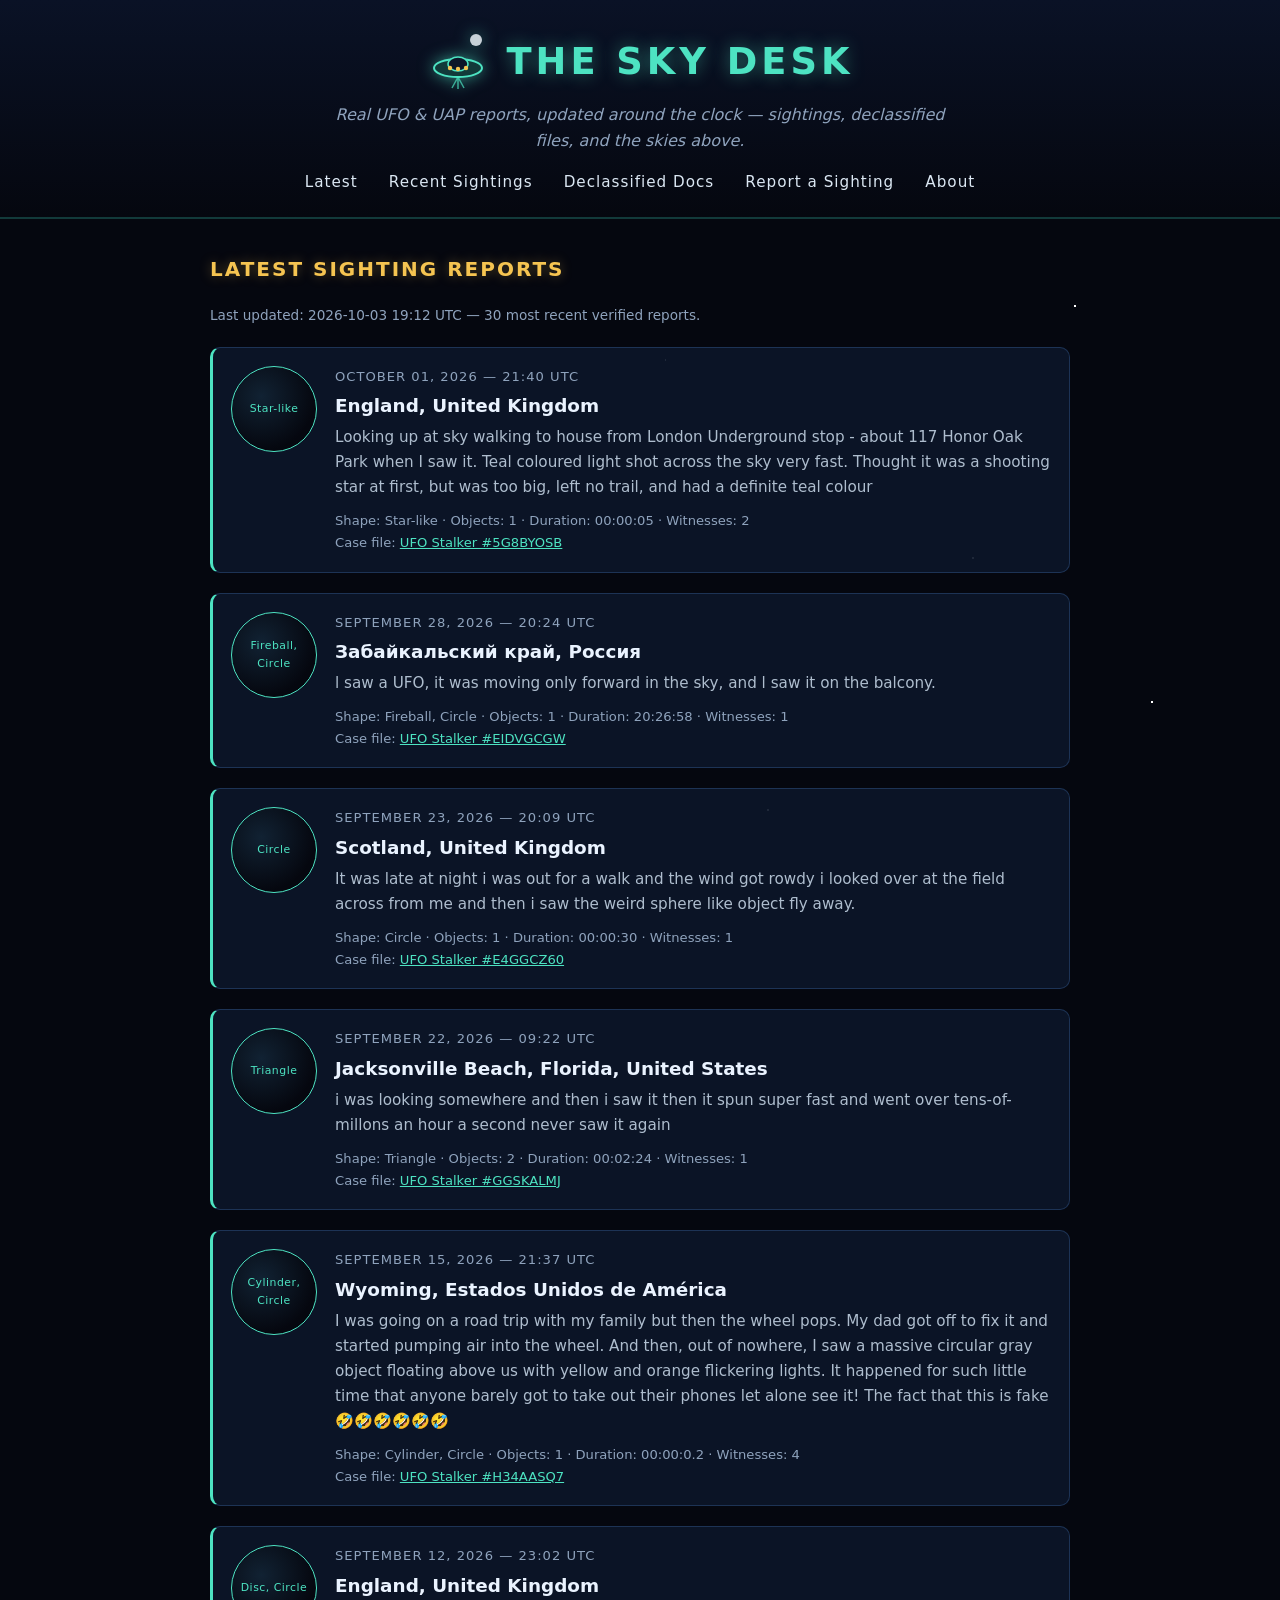
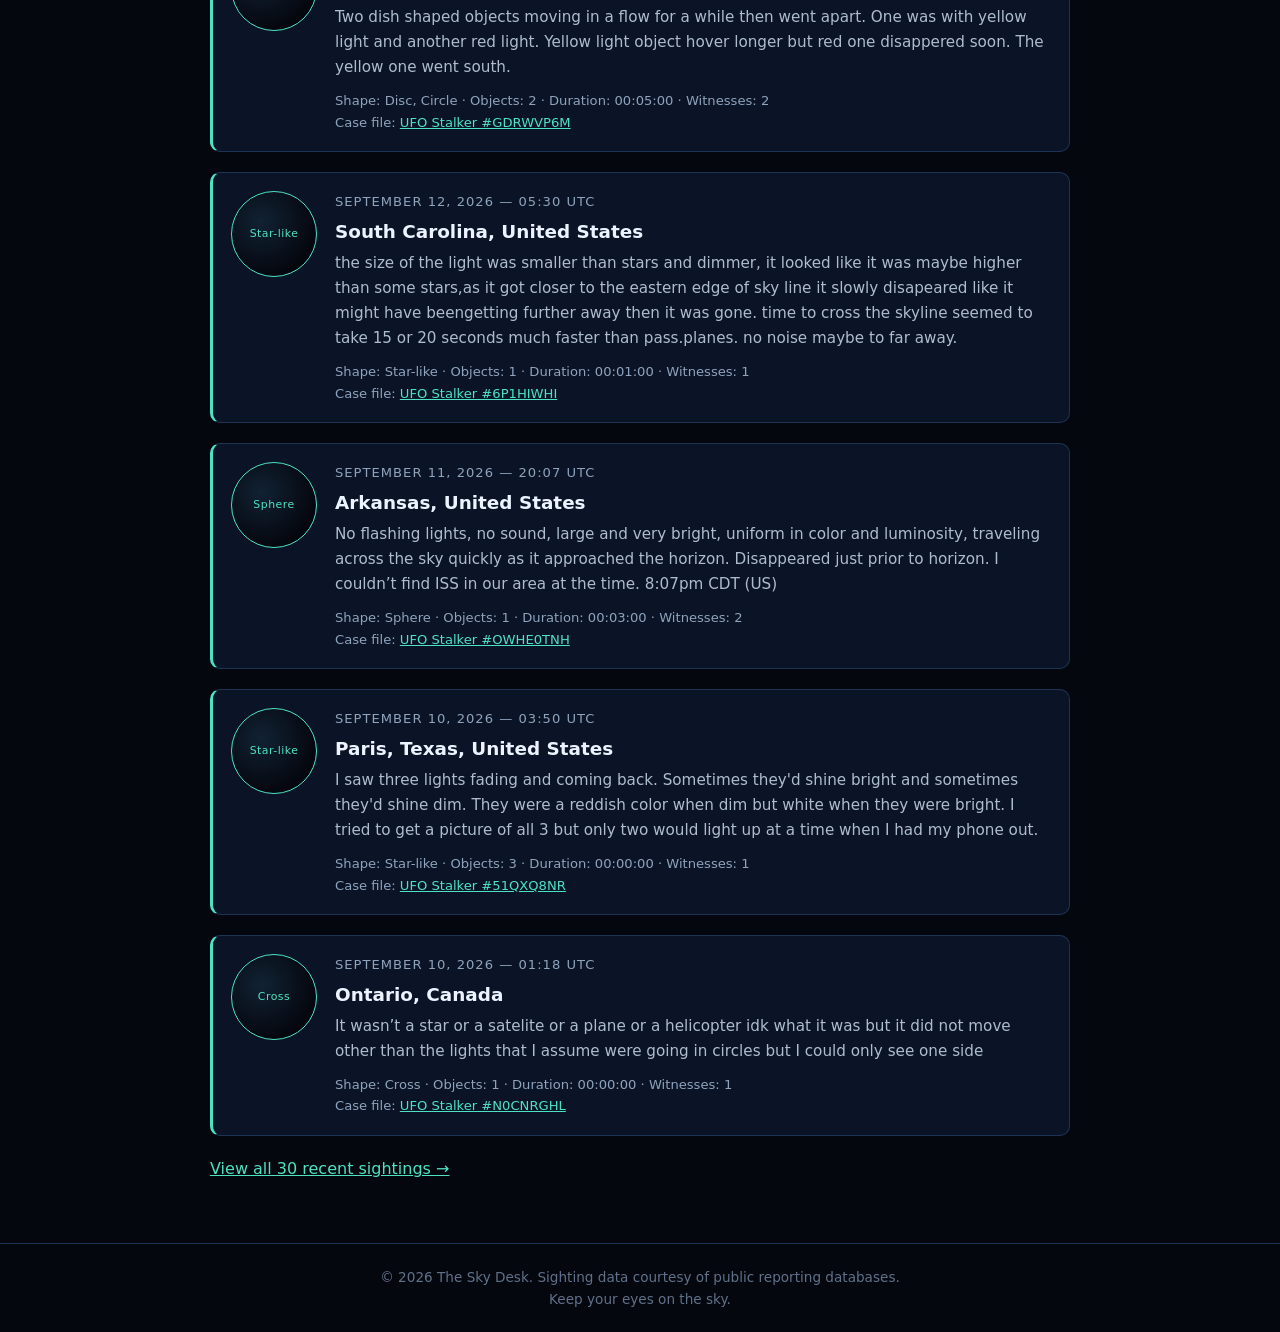
<file: index.html>
<!DOCTYPE html>
<html lang="en">
<head>
<meta charset="utf-8">
<meta name="viewport" content="width=device-width,initial-scale=1">
<title>Latest Sightings &mdash; The Sky Desk</title>
<link rel="stylesheet" href="assets/css/style.css">
</head>
<body>
<header class="top">
<!-- AD SLOT: leaderboard -->
<div class="brand">
<svg viewBox="0 0 64 64" aria-hidden="true">
<circle cx="50" cy="10" r="6" fill="#e8eef5" opacity="0.85"/>
<ellipse cx="32" cy="38" rx="24" ry="9" fill="#123a3a" stroke="#4de3c2" stroke-width="2"/>
<ellipse cx="32" cy="34" rx="10" ry="7" fill="#0d1629" stroke="#4de3c2" stroke-width="1.5"/>
<circle cx="24" cy="38" r="2.2" fill="#f5c451"/><circle cx="32" cy="39" r="2.2" fill="#f5c451"/><circle cx="40" cy="38" r="2.2" fill="#f5c451"/>
<path d="M32 47 L26 58 M32 47 L32 59 M32 47 L38 58" stroke="#4de3c2" stroke-width="1.5" opacity="0.7"/>
</svg>
<h1>THE SKY DESK</h1>
</div>
<p class="tagline">Real UFO &amp; UAP reports, updated around the clock &mdash; sightings, declassified files, and the skies above.</p>
<nav><a href="index.html">Latest</a> <a href="sightings.html">Recent Sightings</a> <a href="declassified.html">Declassified Docs</a> <a href="report.html">Report a Sighting</a> <a href="about.html">About</a></nav>
</header>
<main><h2 class='section'>LATEST SIGHTING REPORTS</h2>
<p class="updated">Last updated: 2026-10-03 19:12 UTC &mdash; 30 most recent verified reports.</p><!-- AD SLOT: feed-top -->
<div class="feed-card">
<div class="shape-badge">Star-like</div>
<div class="txt">
<p class="date">October 01, 2026 &mdash; 21:40 UTC</p>
<h3>England, United Kingdom</h3>
<p class="sum">Looking up at sky walking to house from London Underground stop - about 117 Honor Oak Park when I saw it. Teal coloured light shot across the sky very fast. Thought it was a shooting star at first, but was too big, left no trail, and had a definite teal colour</p>
<p class="meta">Shape: Star-like &middot; Objects: 1 &middot; Duration: 00:00:05 &middot; Witnesses: 2<br>Case file: <a href="https://ufostalker.com/sighting/5G8BYOSB">UFO Stalker #5G8BYOSB</a></p>
</div></div>
<div class="feed-card">
<div class="shape-badge">Fireball,  Circle</div>
<div class="txt">
<p class="date">September 28, 2026 &mdash; 20:24 UTC</p>
<h3>Забайкальский край, Россия</h3>
<p class="sum">l saw a UFO, it was moving only forward in the sky, and l saw it on the balcony.</p>
<p class="meta">Shape: Fireball,  Circle &middot; Objects: 1 &middot; Duration: 20:26:58 &middot; Witnesses: 1<br>Case file: <a href="https://ufostalker.com/sighting/EIDVGCGW">UFO Stalker #EIDVGCGW</a></p>
</div></div>
<div class="feed-card">
<div class="shape-badge">Circle</div>
<div class="txt">
<p class="date">September 23, 2026 &mdash; 20:09 UTC</p>
<h3>Scotland, United Kingdom</h3>
<p class="sum">It was late at night i was out for a walk and the wind got rowdy i looked over at the field across from me and then i saw the weird sphere like object fly away.</p>
<p class="meta">Shape: Circle &middot; Objects: 1 &middot; Duration: 00:00:30 &middot; Witnesses: 1<br>Case file: <a href="https://ufostalker.com/sighting/E4GGCZ60">UFO Stalker #E4GGCZ60</a></p>
</div></div>
<div class="feed-card">
<div class="shape-badge">Triangle</div>
<div class="txt">
<p class="date">September 22, 2026 &mdash; 09:22 UTC</p>
<h3>Jacksonville Beach, Florida, United States</h3>
<p class="sum">i was looking somewhere and then i saw it then it spun super fast and went over tens-of-millons an hour a second never saw it again</p>
<p class="meta">Shape: Triangle &middot; Objects: 2 &middot; Duration: 00:02:24 &middot; Witnesses: 1<br>Case file: <a href="https://ufostalker.com/sighting/GGSKALMJ">UFO Stalker #GGSKALMJ</a></p>
</div></div>
<div class="feed-card">
<div class="shape-badge">Cylinder,  Circle</div>
<div class="txt">
<p class="date">September 15, 2026 &mdash; 21:37 UTC</p>
<h3>Wyoming, Estados Unidos de América</h3>
<p class="sum">I was going on a road trip with my family but then the wheel pops. My dad got off to fix it and started pumping air into the wheel. And then, out of nowhere, I saw a massive circular gray object floating above us with yellow and orange flickering lights. It happened for such little time that anyone barely got to take out their phones let alone see it! The fact that this is fake 🤣🤣🤣🤣🤣🤣</p>
<p class="meta">Shape: Cylinder,  Circle &middot; Objects: 1 &middot; Duration: 00:00:0.2 &middot; Witnesses: 4<br>Case file: <a href="https://ufostalker.com/sighting/H34AASQ7">UFO Stalker #H34AASQ7</a></p>
</div></div>
<div class="feed-card">
<div class="shape-badge">Disc,  Circle</div>
<div class="txt">
<p class="date">September 12, 2026 &mdash; 23:02 UTC</p>
<h3>England, United Kingdom</h3>
<p class="sum">Two dish shaped objects moving in a flow for a while then went apart. One was with yellow light and another red light. Yellow light object hover longer but red one disappered soon. The yellow one went south.</p>
<p class="meta">Shape: Disc,  Circle &middot; Objects: 2 &middot; Duration: 00:05:00 &middot; Witnesses: 2<br>Case file: <a href="https://ufostalker.com/sighting/GDRWVP6M">UFO Stalker #GDRWVP6M</a></p>
</div></div>
<div class="feed-card">
<div class="shape-badge">Star-like</div>
<div class="txt">
<p class="date">September 12, 2026 &mdash; 05:30 UTC</p>
<h3>South Carolina, United States</h3>
<p class="sum">the size of the light was smaller than stars and dimmer, it looked like it was maybe higher than some stars,as it got closer to the eastern edge of sky line it slowly disapeared like it might have beengetting further away then it was gone. time to cross the skyline seemed to take 15 or 20 seconds much faster than pass.planes. no noise maybe to far away.</p>
<p class="meta">Shape: Star-like &middot; Objects: 1 &middot; Duration: 00:01:00 &middot; Witnesses: 1<br>Case file: <a href="https://ufostalker.com/sighting/6P1HIWHI">UFO Stalker #6P1HIWHI</a></p>
</div></div>
<div class="feed-card">
<div class="shape-badge">Sphere</div>
<div class="txt">
<p class="date">September 11, 2026 &mdash; 20:07 UTC</p>
<h3>Arkansas, United States</h3>
<p class="sum">No flashing lights, no sound, large and very bright, uniform in color and luminosity, traveling across the sky quickly as it approached the horizon.
Disappeared just prior to horizon.
I couldn’t find ISS in our area at the time.
8:07pm CDT (US)</p>
<p class="meta">Shape: Sphere &middot; Objects: 1 &middot; Duration: 00:03:00 &middot; Witnesses: 2<br>Case file: <a href="https://ufostalker.com/sighting/OWHE0TNH">UFO Stalker #OWHE0TNH</a></p>
</div></div>
<div class="feed-card">
<div class="shape-badge">Star-like</div>
<div class="txt">
<p class="date">September 10, 2026 &mdash; 03:50 UTC</p>
<h3>Paris, Texas, United States</h3>
<p class="sum">I saw three lights fading and coming back. Sometimes they&#x27;d shine bright and sometimes they&#x27;d shine dim. They were a reddish color when dim but white when they were bright. I tried to get a picture of all 3 but only two would light up at a time when I had my phone out.</p>
<p class="meta">Shape: Star-like &middot; Objects: 3 &middot; Duration: 00:00:00 &middot; Witnesses: 1<br>Case file: <a href="https://ufostalker.com/sighting/51QXQ8NR">UFO Stalker #51QXQ8NR</a></p>
</div></div>
<div class="feed-card">
<div class="shape-badge">Cross</div>
<div class="txt">
<p class="date">September 10, 2026 &mdash; 01:18 UTC</p>
<h3>Ontario, Canada</h3>
<p class="sum">It wasn’t a star or a satelite or a plane or a helicopter idk what it was but it did not move other than the lights that I assume were going in circles but I could only see one side</p>
<p class="meta">Shape: Cross &middot; Objects: 1 &middot; Duration: 00:00:00 &middot; Witnesses: 1<br>Case file: <a href="https://ufostalker.com/sighting/N0CNRGHL">UFO Stalker #N0CNRGHL</a></p>
</div></div>
<!-- AD SLOT: feed-bottom -->
<p style="margin-top:18px"><a href="sightings.html">View all 30 recent sightings &rarr;</a></p></main>
<footer>
<!-- AD SLOT: footer -->
<p>&copy; 2026 The Sky Desk. Sighting data courtesy of public reporting databases.</p>
<p>Keep your eyes on the sky.</p>
</footer>
</body>
</html>
</file>
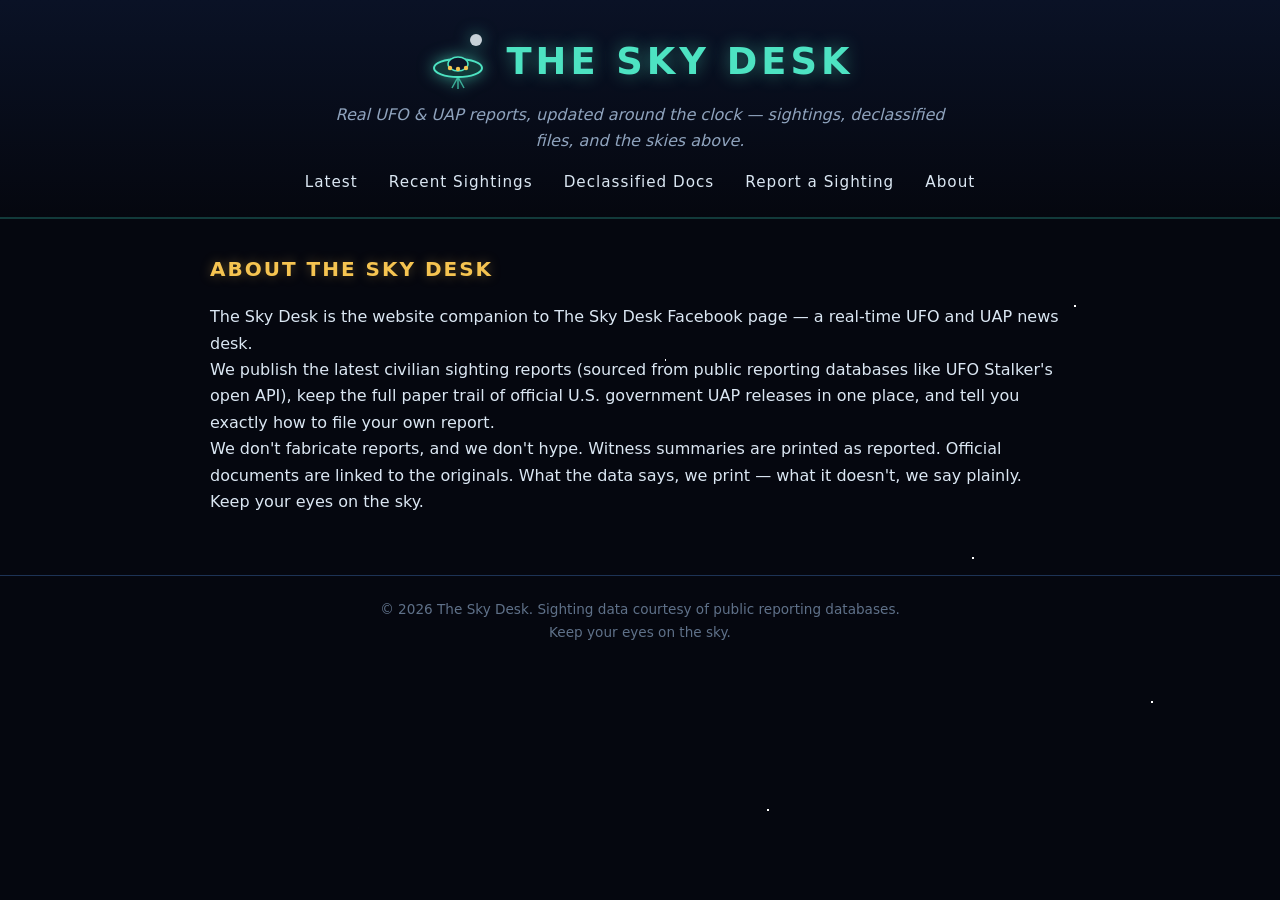
<file: about.html>
<!DOCTYPE html>
<html lang="en">
<head>
<meta charset="utf-8">
<meta name="viewport" content="width=device-width,initial-scale=1">
<title>About &mdash; The Sky Desk</title>
<link rel="stylesheet" href="assets/css/style.css">
</head>
<body>
<header class="top">
<!-- AD SLOT: leaderboard -->
<div class="brand">
<svg viewBox="0 0 64 64" aria-hidden="true">
<circle cx="50" cy="10" r="6" fill="#e8eef5" opacity="0.85"/>
<ellipse cx="32" cy="38" rx="24" ry="9" fill="#123a3a" stroke="#4de3c2" stroke-width="2"/>
<ellipse cx="32" cy="34" rx="10" ry="7" fill="#0d1629" stroke="#4de3c2" stroke-width="1.5"/>
<circle cx="24" cy="38" r="2.2" fill="#f5c451"/><circle cx="32" cy="39" r="2.2" fill="#f5c451"/><circle cx="40" cy="38" r="2.2" fill="#f5c451"/>
<path d="M32 47 L26 58 M32 47 L32 59 M32 47 L38 58" stroke="#4de3c2" stroke-width="1.5" opacity="0.7"/>
</svg>
<h1>THE SKY DESK</h1>
</div>
<p class="tagline">Real UFO &amp; UAP reports, updated around the clock &mdash; sightings, declassified files, and the skies above.</p>
<nav><a href="index.html">Latest</a> <a href="sightings.html">Recent Sightings</a> <a href="declassified.html">Declassified Docs</a> <a href="report.html">Report a Sighting</a> <a href="about.html">About</a></nav>
</header>
<main><h2 class='section'>ABOUT THE SKY DESK</h2><p>The Sky Desk is the website companion to The Sky Desk Facebook page — a real-time UFO and UAP news desk.</p><p>We publish the latest civilian sighting reports (sourced from public reporting databases like UFO Stalker&#x27;s open API), keep the full paper trail of official U.S. government UAP releases in one place, and tell you exactly how to file your own report.</p><p>We don&#x27;t fabricate reports, and we don&#x27;t hype. Witness summaries are printed as reported. Official documents are linked to the originals. What the data says, we print — what it doesn&#x27;t, we say plainly.</p><p>Keep your eyes on the sky.
</p></main>
<footer>
<!-- AD SLOT: footer -->
<p>&copy; 2026 The Sky Desk. Sighting data courtesy of public reporting databases.</p>
<p>Keep your eyes on the sky.</p>
</footer>
</body>
</html>
</file>
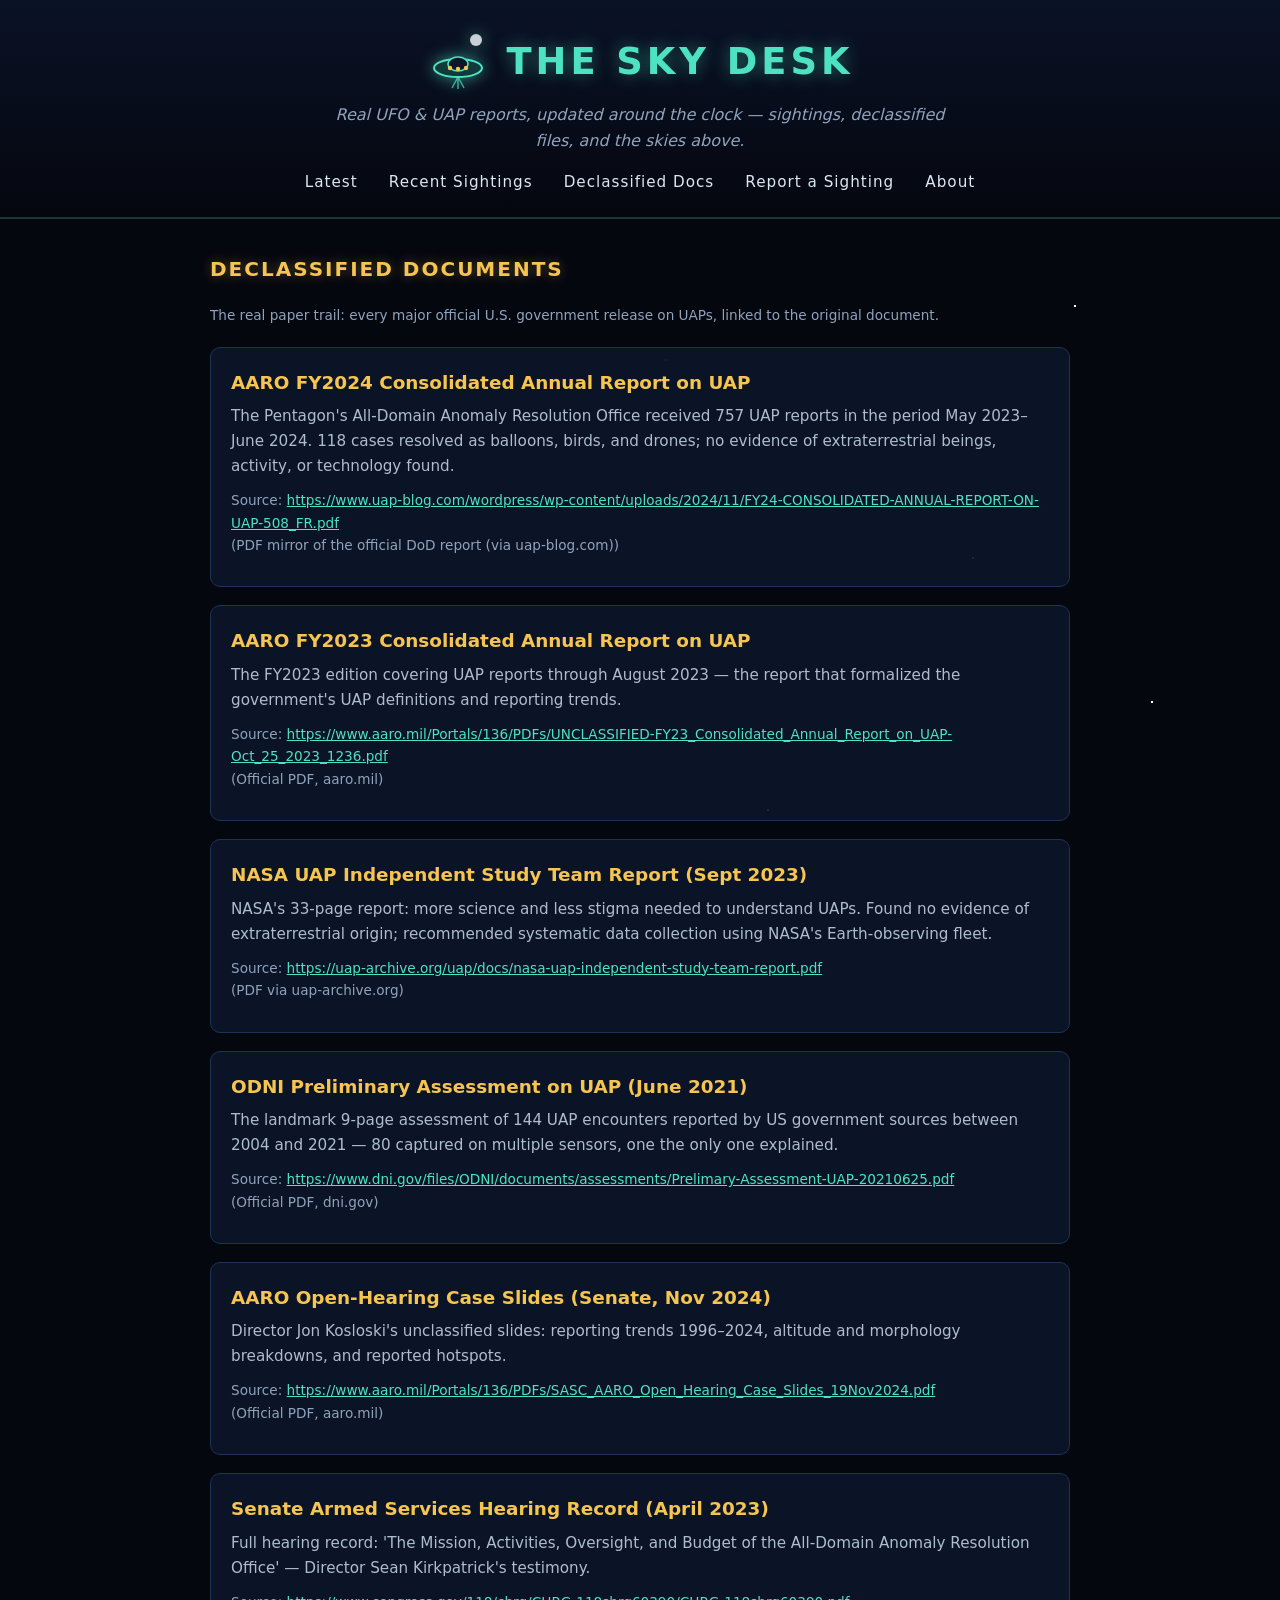
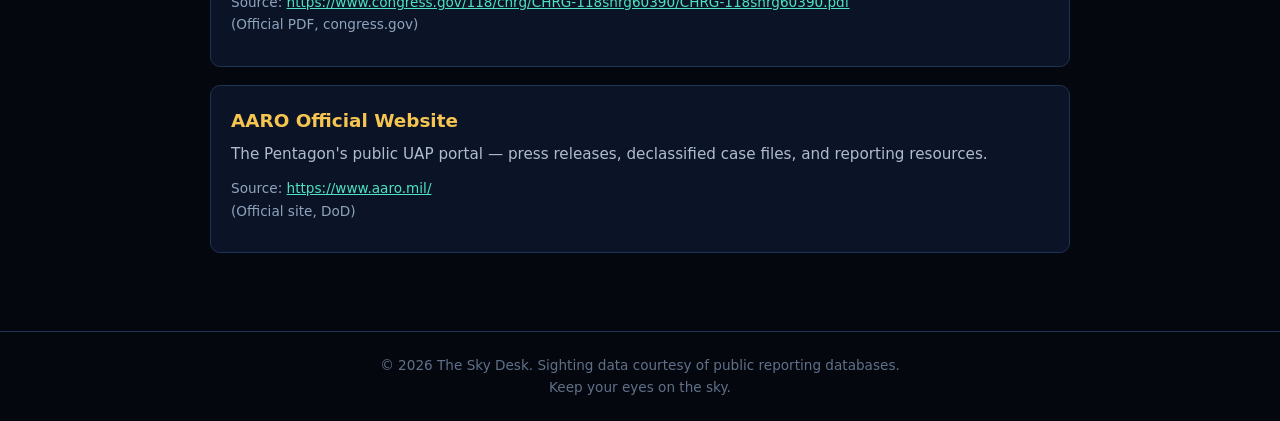
<file: declassified.html>
<!DOCTYPE html>
<html lang="en">
<head>
<meta charset="utf-8">
<meta name="viewport" content="width=device-width,initial-scale=1">
<title>Declassified Documents &mdash; The Sky Desk</title>
<link rel="stylesheet" href="assets/css/style.css">
</head>
<body>
<header class="top">
<!-- AD SLOT: leaderboard -->
<div class="brand">
<svg viewBox="0 0 64 64" aria-hidden="true">
<circle cx="50" cy="10" r="6" fill="#e8eef5" opacity="0.85"/>
<ellipse cx="32" cy="38" rx="24" ry="9" fill="#123a3a" stroke="#4de3c2" stroke-width="2"/>
<ellipse cx="32" cy="34" rx="10" ry="7" fill="#0d1629" stroke="#4de3c2" stroke-width="1.5"/>
<circle cx="24" cy="38" r="2.2" fill="#f5c451"/><circle cx="32" cy="39" r="2.2" fill="#f5c451"/><circle cx="40" cy="38" r="2.2" fill="#f5c451"/>
<path d="M32 47 L26 58 M32 47 L32 59 M32 47 L38 58" stroke="#4de3c2" stroke-width="1.5" opacity="0.7"/>
</svg>
<h1>THE SKY DESK</h1>
</div>
<p class="tagline">Real UFO &amp; UAP reports, updated around the clock &mdash; sightings, declassified files, and the skies above.</p>
<nav><a href="index.html">Latest</a> <a href="sightings.html">Recent Sightings</a> <a href="declassified.html">Declassified Docs</a> <a href="report.html">Report a Sighting</a> <a href="about.html">About</a></nav>
</header>
<main><h2 class='section'>DECLASSIFIED DOCUMENTS</h2>
<!-- AD SLOT: in-article-top -->
<p class="updated">The real paper trail: every major official U.S. government release on UAPs, linked to the original document.</p>
<div class="doc-card"><h3>AARO FY2024 Consolidated Annual Report on UAP</h3><p>The Pentagon&#x27;s All-Domain Anomaly Resolution Office received 757 UAP reports in the period May 2023–June 2024. 118 cases resolved as balloons, birds, and drones; no evidence of extraterrestrial beings, activity, or technology found.</p><p class="src">Source: <a href="https://www.uap-blog.com/wordpress/wp-content/uploads/2024/11/FY24-CONSOLIDATED-ANNUAL-REPORT-ON-UAP-508_FR.pdf">https://www.uap-blog.com/wordpress/wp-content/uploads/2024/11/FY24-CONSOLIDATED-ANNUAL-REPORT-ON-UAP-508_FR.pdf</a><br>(PDF mirror of the official DoD report (via uap-blog.com))</p></div>
<div class="doc-card"><h3>AARO FY2023 Consolidated Annual Report on UAP</h3><p>The FY2023 edition covering UAP reports through August 2023 — the report that formalized the government&#x27;s UAP definitions and reporting trends.</p><p class="src">Source: <a href="https://www.aaro.mil/Portals/136/PDFs/UNCLASSIFIED-FY23_Consolidated_Annual_Report_on_UAP-Oct_25_2023_1236.pdf">https://www.aaro.mil/Portals/136/PDFs/UNCLASSIFIED-FY23_Consolidated_Annual_Report_on_UAP-Oct_25_2023_1236.pdf</a><br>(Official PDF, aaro.mil)</p></div>
<div class="doc-card"><h3>NASA UAP Independent Study Team Report (Sept 2023)</h3><p>NASA&#x27;s 33-page report: more science and less stigma needed to understand UAPs. Found no evidence of extraterrestrial origin; recommended systematic data collection using NASA&#x27;s Earth-observing fleet.</p><p class="src">Source: <a href="https://uap-archive.org/uap/docs/nasa-uap-independent-study-team-report.pdf">https://uap-archive.org/uap/docs/nasa-uap-independent-study-team-report.pdf</a><br>(PDF via uap-archive.org)</p></div>
<div class="doc-card"><h3>ODNI Preliminary Assessment on UAP (June 2021)</h3><p>The landmark 9-page assessment of 144 UAP encounters reported by US government sources between 2004 and 2021 — 80 captured on multiple sensors, one the only one explained.</p><p class="src">Source: <a href="https://www.dni.gov/files/ODNI/documents/assessments/Prelimary-Assessment-UAP-20210625.pdf">https://www.dni.gov/files/ODNI/documents/assessments/Prelimary-Assessment-UAP-20210625.pdf</a><br>(Official PDF, dni.gov)</p></div>
<div class="doc-card"><h3>AARO Open-Hearing Case Slides (Senate, Nov 2024)</h3><p>Director Jon Kosloski&#x27;s unclassified slides: reporting trends 1996–2024, altitude and morphology breakdowns, and reported hotspots.</p><p class="src">Source: <a href="https://www.aaro.mil/Portals/136/PDFs/SASC_AARO_Open_Hearing_Case_Slides_19Nov2024.pdf">https://www.aaro.mil/Portals/136/PDFs/SASC_AARO_Open_Hearing_Case_Slides_19Nov2024.pdf</a><br>(Official PDF, aaro.mil)</p></div>
<div class="doc-card"><h3>Senate Armed Services Hearing Record (April 2023)</h3><p>Full hearing record: &#x27;The Mission, Activities, Oversight, and Budget of the All-Domain Anomaly Resolution Office&#x27; — Director Sean Kirkpatrick&#x27;s testimony.</p><p class="src">Source: <a href="https://www.congress.gov/118/chrg/CHRG-118shrg60390/CHRG-118shrg60390.pdf">https://www.congress.gov/118/chrg/CHRG-118shrg60390/CHRG-118shrg60390.pdf</a><br>(Official PDF, congress.gov)</p></div>
<div class="doc-card"><h3>AARO Official Website</h3><p>The Pentagon&#x27;s public UAP portal — press releases, declassified case files, and reporting resources.</p><p class="src">Source: <a href="https://www.aaro.mil/">https://www.aaro.mil/</a><br>(Official site, DoD)</p></div>
<!-- AD SLOT: in-article-bottom --></main>
<footer>
<!-- AD SLOT: footer -->
<p>&copy; 2026 The Sky Desk. Sighting data courtesy of public reporting databases.</p>
<p>Keep your eyes on the sky.</p>
</footer>
</body>
</html>
</file>
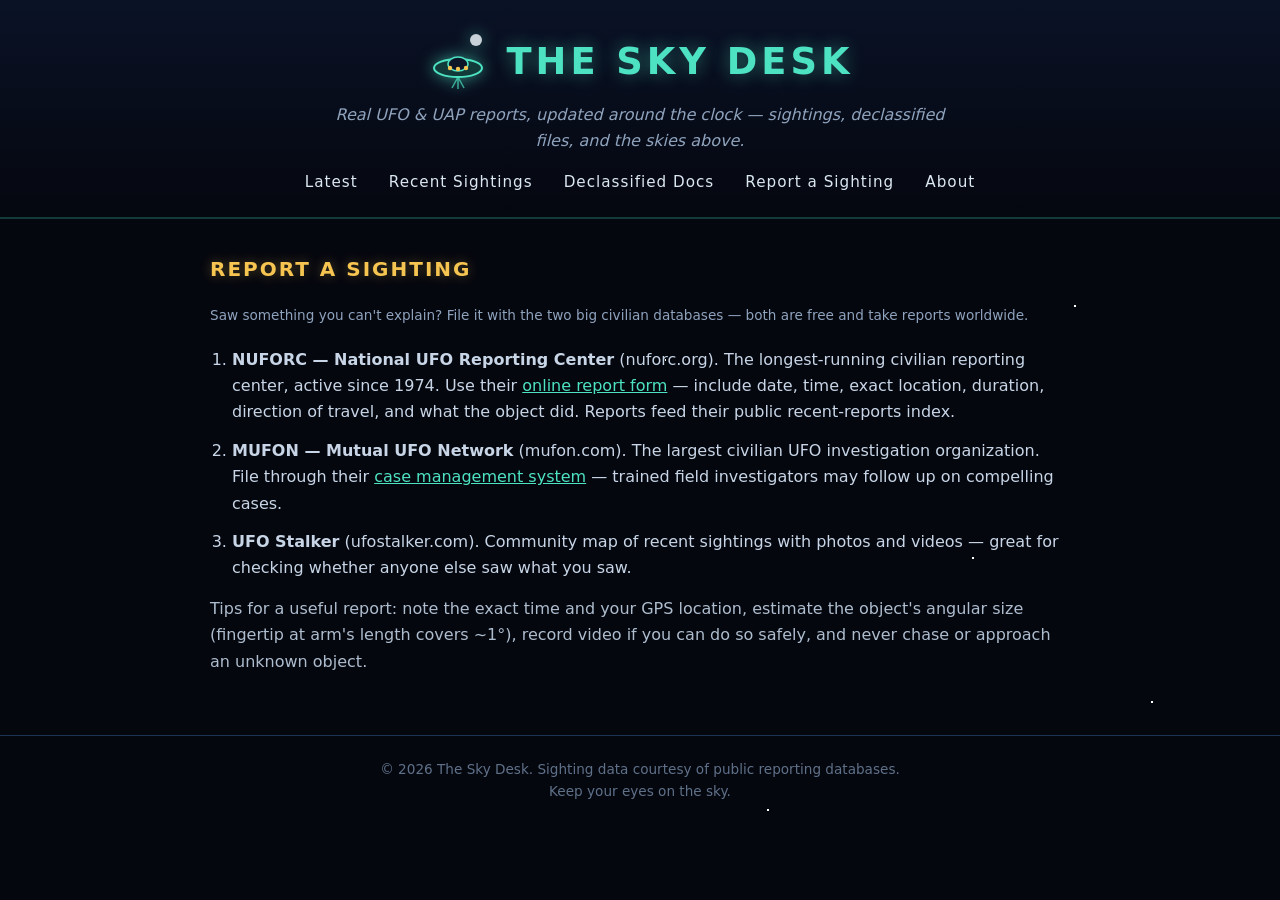
<file: report.html>
<!DOCTYPE html>
<html lang="en">
<head>
<meta charset="utf-8">
<meta name="viewport" content="width=device-width,initial-scale=1">
<title>Report a Sighting &mdash; The Sky Desk</title>
<link rel="stylesheet" href="assets/css/style.css">
</head>
<body>
<header class="top">
<!-- AD SLOT: leaderboard -->
<div class="brand">
<svg viewBox="0 0 64 64" aria-hidden="true">
<circle cx="50" cy="10" r="6" fill="#e8eef5" opacity="0.85"/>
<ellipse cx="32" cy="38" rx="24" ry="9" fill="#123a3a" stroke="#4de3c2" stroke-width="2"/>
<ellipse cx="32" cy="34" rx="10" ry="7" fill="#0d1629" stroke="#4de3c2" stroke-width="1.5"/>
<circle cx="24" cy="38" r="2.2" fill="#f5c451"/><circle cx="32" cy="39" r="2.2" fill="#f5c451"/><circle cx="40" cy="38" r="2.2" fill="#f5c451"/>
<path d="M32 47 L26 58 M32 47 L32 59 M32 47 L38 58" stroke="#4de3c2" stroke-width="1.5" opacity="0.7"/>
</svg>
<h1>THE SKY DESK</h1>
</div>
<p class="tagline">Real UFO &amp; UAP reports, updated around the clock &mdash; sightings, declassified files, and the skies above.</p>
<nav><a href="index.html">Latest</a> <a href="sightings.html">Recent Sightings</a> <a href="declassified.html">Declassified Docs</a> <a href="report.html">Report a Sighting</a> <a href="about.html">About</a></nav>
</header>
<main><h2 class='section'>REPORT A SIGHTING</h2>
<!-- AD SLOT: in-article-top -->
<p class="updated">Saw something you can't explain? File it with the two big civilian databases — both are free and take reports worldwide.</p>
<ol class="steps">
<li><strong>NUFORC — National UFO Reporting Center</strong> (nuforc.org). The longest-running civilian reporting center, active since 1974. Use their <a href="https://nuforc.org/">online report form</a> — include date, time, exact location, duration, direction of travel, and what the object did. Reports feed their public recent-reports index.</li>
<li><strong>MUFON — Mutual UFO Network</strong> (mufon.com). The largest civilian UFO investigation organization. File through their <a href="https://www.mufon.com/">case management system</a> — trained field investigators may follow up on compelling cases.</li>
<li><strong>UFO Stalker</strong> (ufostalker.com). Community map of recent sightings with photos and videos — great for checking whether anyone else saw what you saw.</li>
</ol>
<p style="color:#aebdce">Tips for a useful report: note the exact time and your GPS location, estimate the object's angular size (fingertip at arm's length covers ~1&deg;), record video if you can do so safely, and never chase or approach an unknown object.</p>
<!-- AD SLOT: in-article-bottom --></main>
<footer>
<!-- AD SLOT: footer -->
<p>&copy; 2026 The Sky Desk. Sighting data courtesy of public reporting databases.</p>
<p>Keep your eyes on the sky.</p>
</footer>
</body>
</html>
</file>
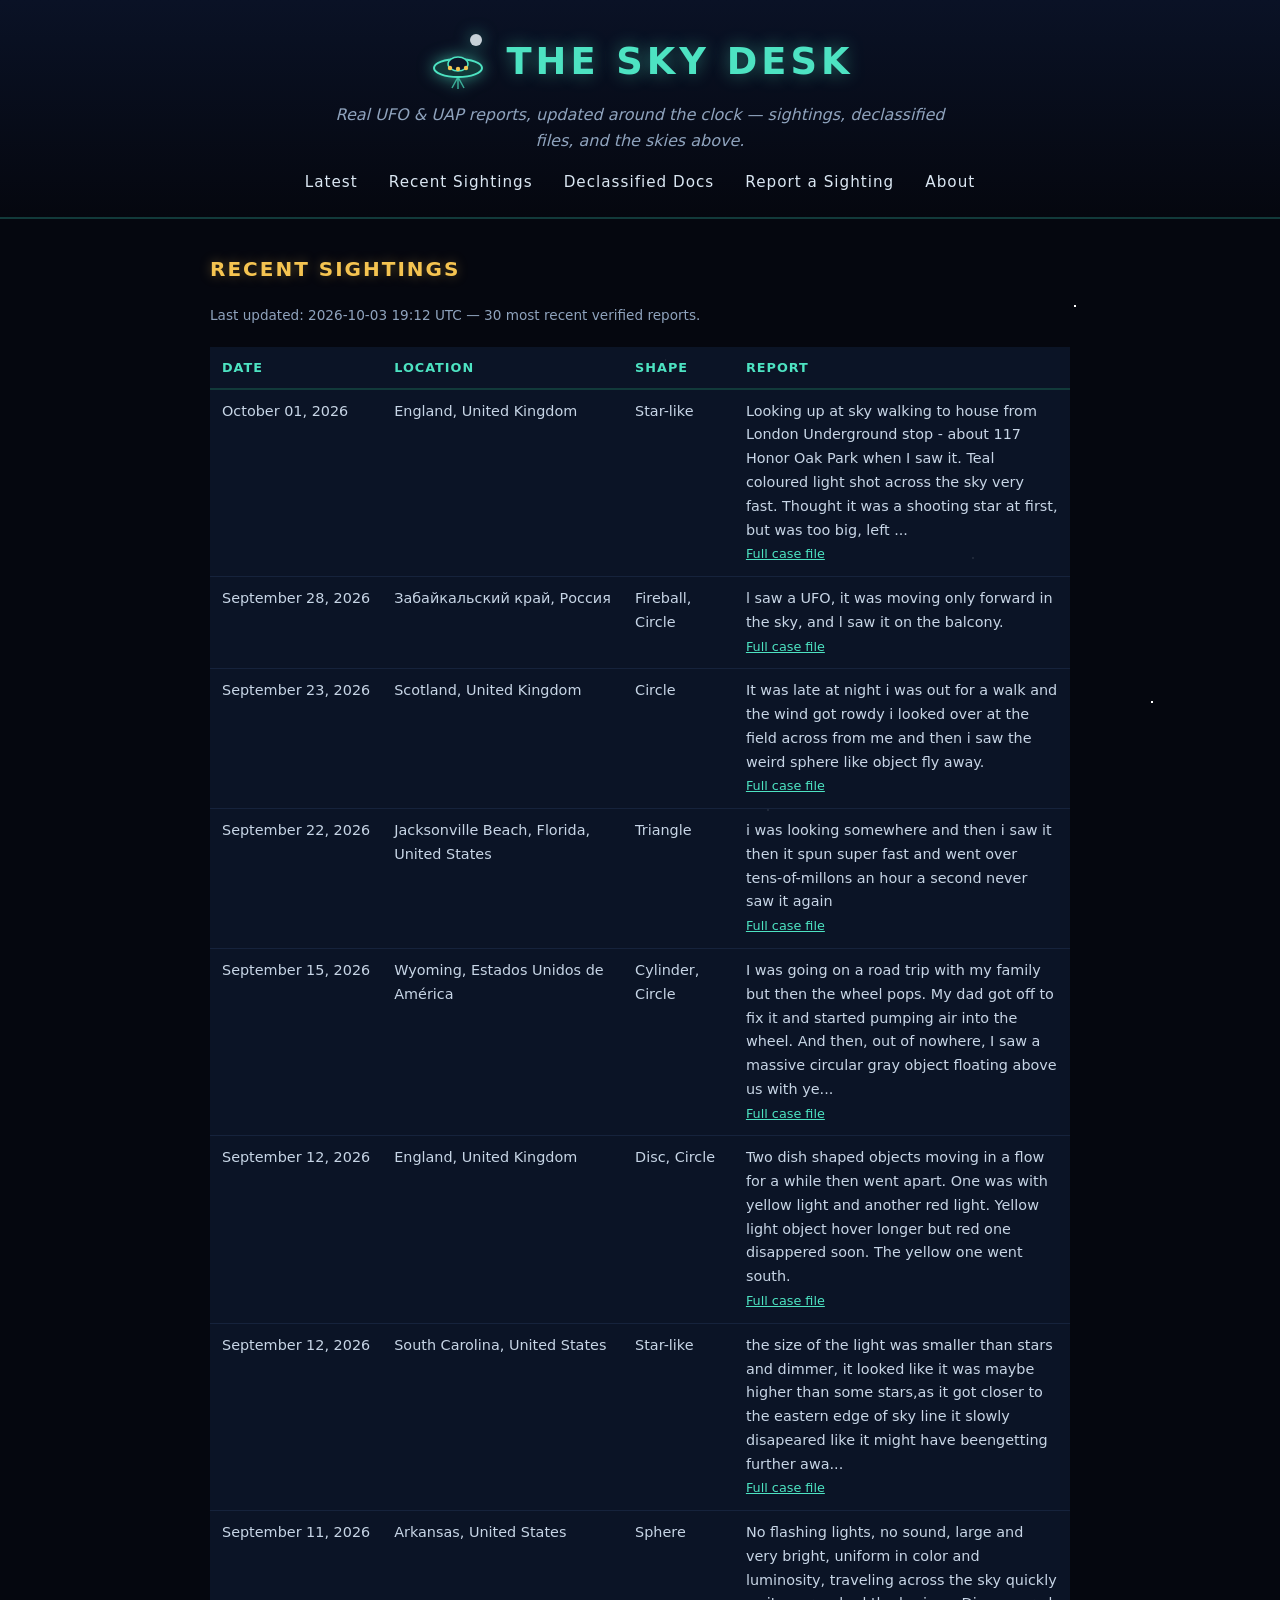
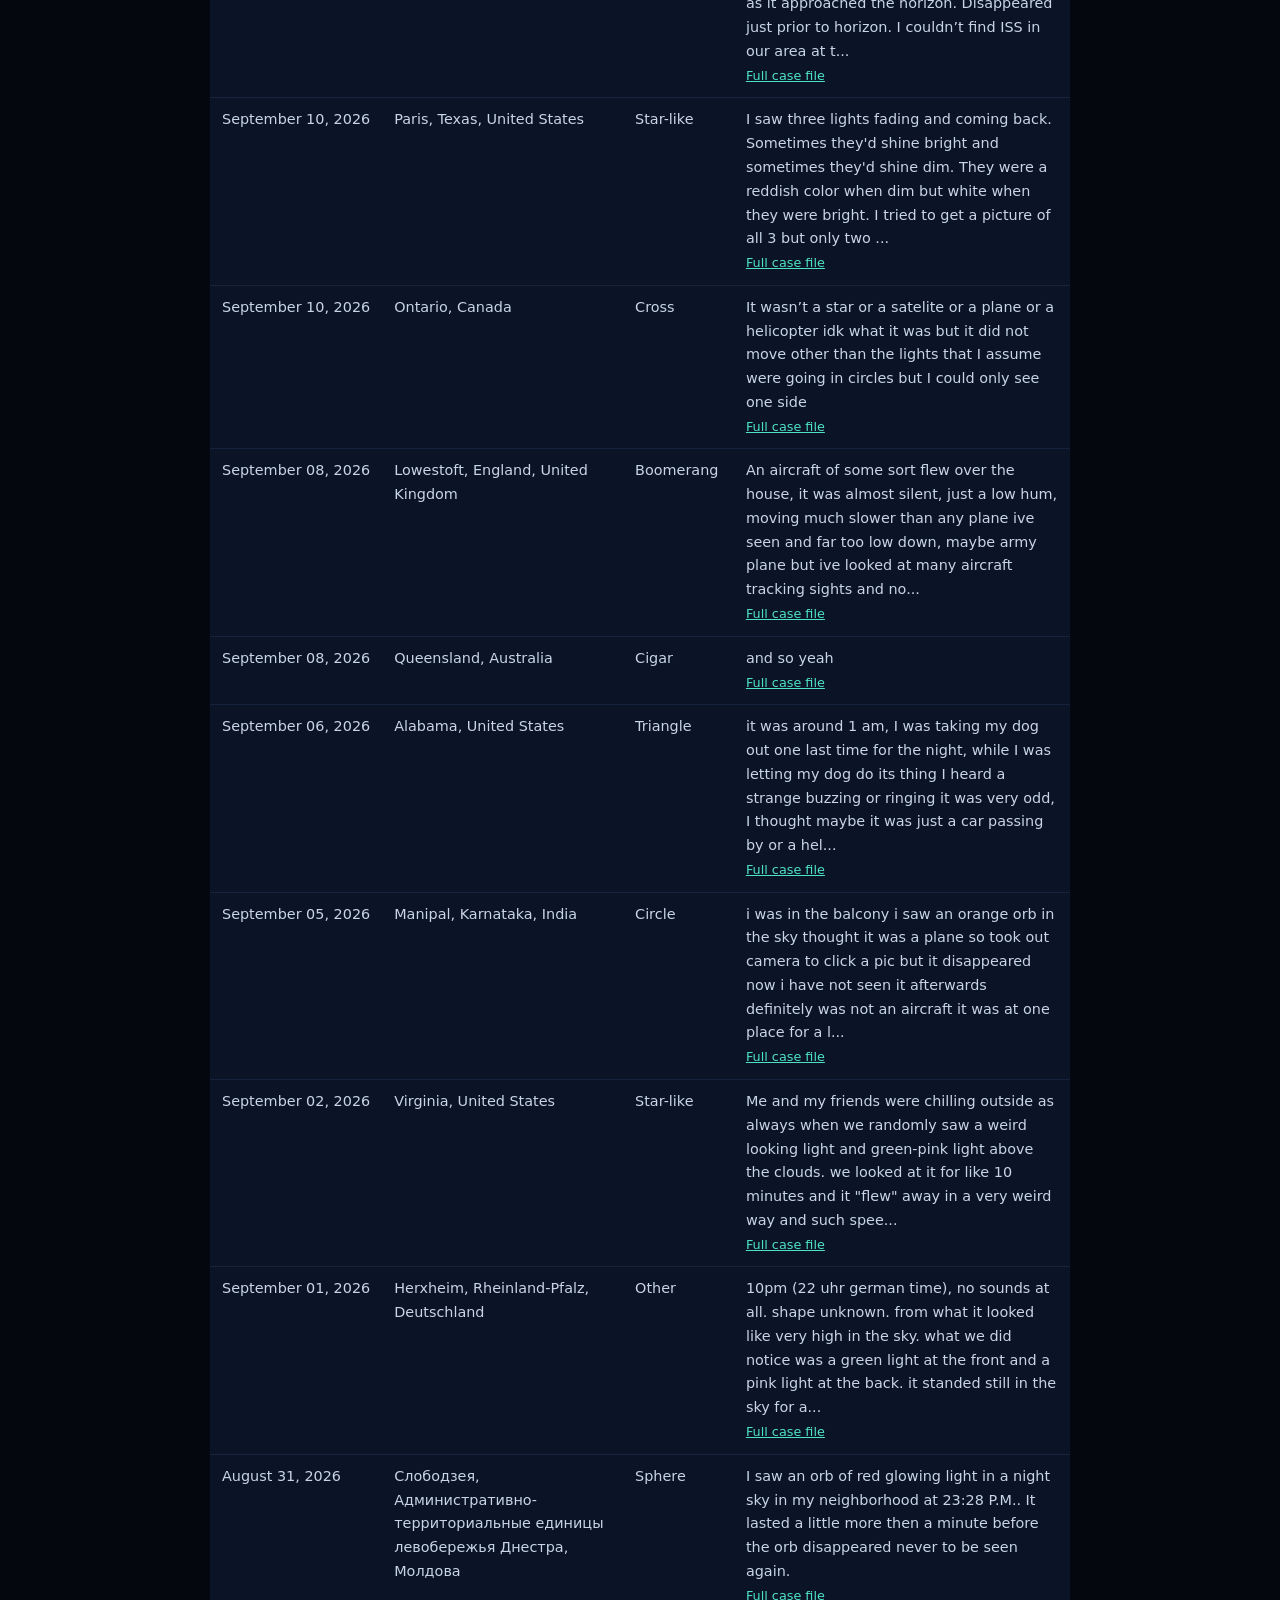
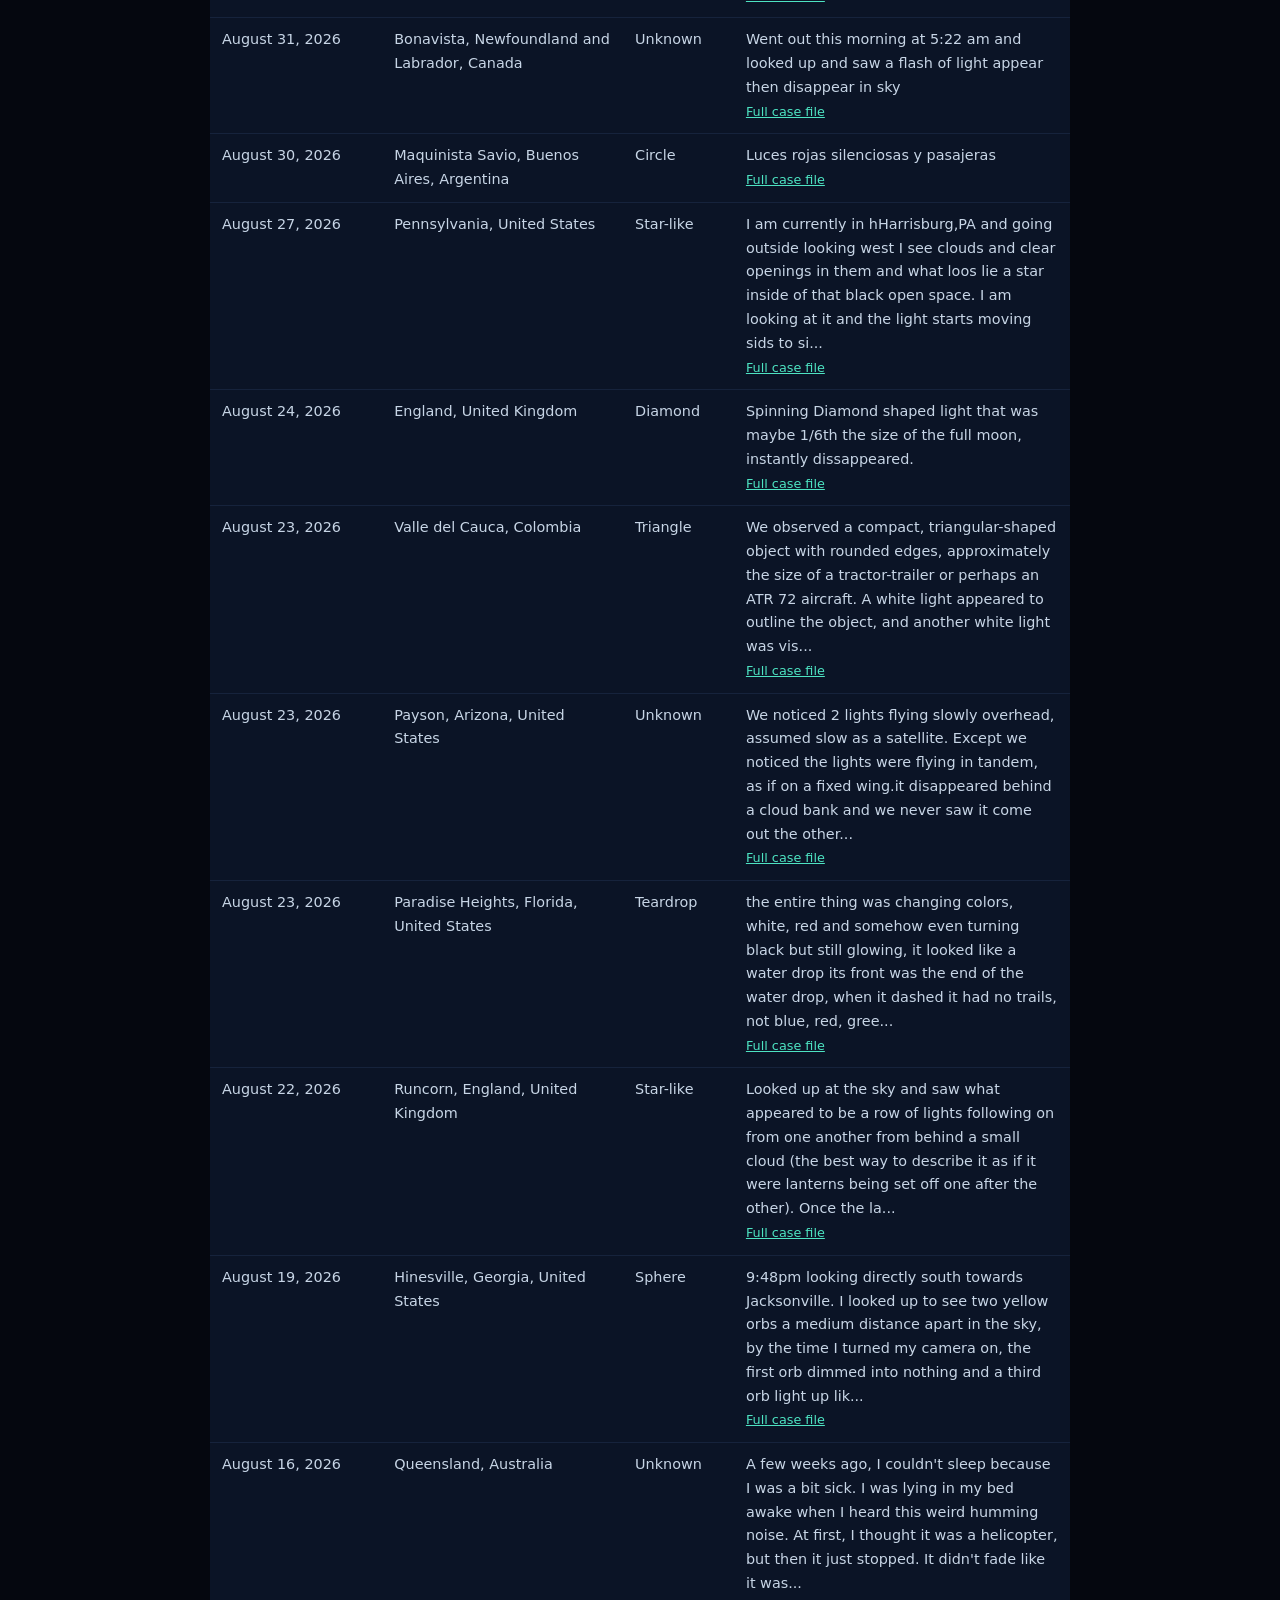
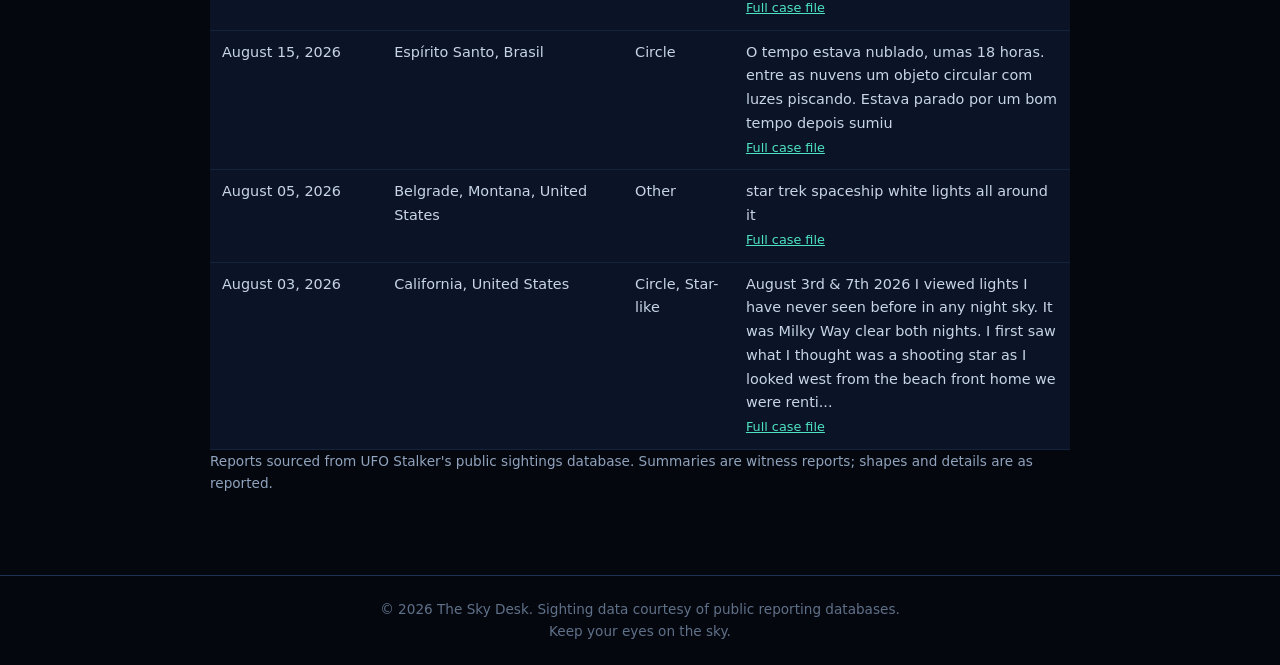
<file: sightings.html>
<!DOCTYPE html>
<html lang="en">
<head>
<meta charset="utf-8">
<meta name="viewport" content="width=device-width,initial-scale=1">
<title>Recent Sightings &mdash; The Sky Desk</title>
<link rel="stylesheet" href="assets/css/style.css">
</head>
<body>
<header class="top">
<!-- AD SLOT: leaderboard -->
<div class="brand">
<svg viewBox="0 0 64 64" aria-hidden="true">
<circle cx="50" cy="10" r="6" fill="#e8eef5" opacity="0.85"/>
<ellipse cx="32" cy="38" rx="24" ry="9" fill="#123a3a" stroke="#4de3c2" stroke-width="2"/>
<ellipse cx="32" cy="34" rx="10" ry="7" fill="#0d1629" stroke="#4de3c2" stroke-width="1.5"/>
<circle cx="24" cy="38" r="2.2" fill="#f5c451"/><circle cx="32" cy="39" r="2.2" fill="#f5c451"/><circle cx="40" cy="38" r="2.2" fill="#f5c451"/>
<path d="M32 47 L26 58 M32 47 L32 59 M32 47 L38 58" stroke="#4de3c2" stroke-width="1.5" opacity="0.7"/>
</svg>
<h1>THE SKY DESK</h1>
</div>
<p class="tagline">Real UFO &amp; UAP reports, updated around the clock &mdash; sightings, declassified files, and the skies above.</p>
<nav><a href="index.html">Latest</a> <a href="sightings.html">Recent Sightings</a> <a href="declassified.html">Declassified Docs</a> <a href="report.html">Report a Sighting</a> <a href="about.html">About</a></nav>
</header>
<main><h2 class='section'>RECENT SIGHTINGS</h2>
<p class="updated">Last updated: 2026-10-03 19:12 UTC &mdash; 30 most recent verified reports.</p>
<!-- AD SLOT: feed-top -->
<table class="sight"><tr><th>Date</th><th>Location</th><th>Shape</th><th>Report</th></tr>
<tr><td style="white-space:nowrap">October 01, 2026</td><td>England, United Kingdom</td><td>Star-like</td><td>Looking up at sky walking to house from London Underground stop - about 117 Honor Oak Park when I saw it. Teal coloured light shot across the sky very fast. Thought it was a shooting star at first, but was too big, left ...<br><span style="font-size:.8rem"><a href="https://ufostalker.com/sighting/5G8BYOSB">Full case file</a></span></td></tr>
<tr><td style="white-space:nowrap">September 28, 2026</td><td>Забайкальский край, Россия</td><td>Fireball,  Circle</td><td>l saw a UFO, it was moving only forward in the sky, and l saw it on the balcony.<br><span style="font-size:.8rem"><a href="https://ufostalker.com/sighting/EIDVGCGW">Full case file</a></span></td></tr>
<tr><td style="white-space:nowrap">September 23, 2026</td><td>Scotland, United Kingdom</td><td>Circle</td><td>It was late at night i was out for a walk and the wind got rowdy i looked over at the field across from me and then i saw the weird sphere like object fly away.<br><span style="font-size:.8rem"><a href="https://ufostalker.com/sighting/E4GGCZ60">Full case file</a></span></td></tr>
<tr><td style="white-space:nowrap">September 22, 2026</td><td>Jacksonville Beach, Florida, United States</td><td>Triangle</td><td>i was looking somewhere and then i saw it then it spun super fast and went over tens-of-millons an hour a second never saw it again<br><span style="font-size:.8rem"><a href="https://ufostalker.com/sighting/GGSKALMJ">Full case file</a></span></td></tr>
<tr><td style="white-space:nowrap">September 15, 2026</td><td>Wyoming, Estados Unidos de América</td><td>Cylinder,  Circle</td><td>I was going on a road trip with my family but then the wheel pops. My dad got off to fix it and started pumping air into the wheel. And then, out of nowhere, I saw a massive circular gray object floating above us with ye...<br><span style="font-size:.8rem"><a href="https://ufostalker.com/sighting/H34AASQ7">Full case file</a></span></td></tr>
<tr><td style="white-space:nowrap">September 12, 2026</td><td>England, United Kingdom</td><td>Disc,  Circle</td><td>Two dish shaped objects moving in a flow for a while then went apart. One was with yellow light and another red light. Yellow light object hover longer but red one disappered soon. The yellow one went south.<br><span style="font-size:.8rem"><a href="https://ufostalker.com/sighting/GDRWVP6M">Full case file</a></span></td></tr>
<tr><td style="white-space:nowrap">September 12, 2026</td><td>South Carolina, United States</td><td>Star-like</td><td>the size of the light was smaller than stars and dimmer, it looked like it was maybe higher than some stars,as it got closer to the eastern edge of sky line it slowly disapeared like it might have beengetting further awa...<br><span style="font-size:.8rem"><a href="https://ufostalker.com/sighting/6P1HIWHI">Full case file</a></span></td></tr>
<tr><td style="white-space:nowrap">September 11, 2026</td><td>Arkansas, United States</td><td>Sphere</td><td>No flashing lights, no sound, large and very bright, uniform in color and luminosity, traveling across the sky quickly as it approached the horizon.
Disappeared just prior to horizon.
I couldn’t find ISS in our area at t...<br><span style="font-size:.8rem"><a href="https://ufostalker.com/sighting/OWHE0TNH">Full case file</a></span></td></tr>
<tr><td style="white-space:nowrap">September 10, 2026</td><td>Paris, Texas, United States</td><td>Star-like</td><td>I saw three lights fading and coming back. Sometimes they&#x27;d shine bright and sometimes they&#x27;d shine dim. They were a reddish color when dim but white when they were bright. I tried to get a picture of all 3 but only two ...<br><span style="font-size:.8rem"><a href="https://ufostalker.com/sighting/51QXQ8NR">Full case file</a></span></td></tr>
<tr><td style="white-space:nowrap">September 10, 2026</td><td>Ontario, Canada</td><td>Cross</td><td>It wasn’t a star or a satelite or a plane or a helicopter idk what it was but it did not move other than the lights that I assume were going in circles but I could only see one side<br><span style="font-size:.8rem"><a href="https://ufostalker.com/sighting/N0CNRGHL">Full case file</a></span></td></tr>
<tr><td style="white-space:nowrap">September 08, 2026</td><td>Lowestoft, England, United Kingdom</td><td>Boomerang</td><td>An aircraft of some sort flew over the house, it was almost silent, just a low hum, moving much slower than any plane ive seen and far too low down, maybe army plane but ive looked at many aircraft tracking sights and no...<br><span style="font-size:.8rem"><a href="https://ufostalker.com/sighting/92X98PXP">Full case file</a></span></td></tr>
<tr><td style="white-space:nowrap">September 08, 2026</td><td>Queensland, Australia</td><td>Cigar</td><td>and so yeah<br><span style="font-size:.8rem"><a href="https://ufostalker.com/sighting/JQBGPX4J">Full case file</a></span></td></tr>
<tr><td style="white-space:nowrap">September 06, 2026</td><td>Alabama, United States</td><td>Triangle</td><td>it was around 1 am, I was taking my dog out one last time for the night, while I was letting my dog do its thing I heard a strange buzzing or ringing it was very odd, I thought maybe it was just a car passing by or a hel...<br><span style="font-size:.8rem"><a href="https://ufostalker.com/sighting/H1P4WK8G">Full case file</a></span></td></tr>
<tr><td style="white-space:nowrap">September 05, 2026</td><td>Manipal, Karnataka, India</td><td>Circle</td><td>i was in the balcony i saw an orange orb in the sky thought it was a plane so took out camera to click a pic but it disappeared now i have not seen it afterwards definitely was not an aircraft it was at one place for a l...<br><span style="font-size:.8rem"><a href="https://ufostalker.com/sighting/2DYSPPY5">Full case file</a></span></td></tr>
<tr><td style="white-space:nowrap">September 02, 2026</td><td>Virginia, United States</td><td>Star-like</td><td>Me and my friends were chilling outside as always when we randomly saw a weird looking light and green-pink light above the clouds. we looked at it for like 10 minutes and it &quot;flew&quot; away in a very weird way and such spee...<br><span style="font-size:.8rem"><a href="https://ufostalker.com/sighting/G5IJV6YZ">Full case file</a></span></td></tr>
<tr><td style="white-space:nowrap">September 01, 2026</td><td>Herxheim, Rheinland-Pfalz, Deutschland</td><td>Other</td><td>10pm (22 uhr german time), no sounds at all. shape unknown. from what it looked like very high in the sky. what we did notice was a green light at the front and a pink light at the back. it standed still in the sky for a...<br><span style="font-size:.8rem"><a href="https://ufostalker.com/sighting/4FCPVBW1">Full case file</a></span></td></tr>
<tr><td style="white-space:nowrap">August 31, 2026</td><td>Слободзея, Административно-территориальные единицы левобережья Днестра, Молдова</td><td>Sphere</td><td>I saw an orb of red glowing light in a night sky in my neighborhood at 23:28 P.M.. It lasted a little more then a minute before the orb disappeared never to be seen again.<br><span style="font-size:.8rem"><a href="https://ufostalker.com/sighting/CFTJPLXM">Full case file</a></span></td></tr>
<tr><td style="white-space:nowrap">August 31, 2026</td><td>Bonavista, Newfoundland and Labrador, Canada</td><td>Unknown</td><td>Went out this morning at 5:22 am and looked up and saw a flash of light appear then disappear in sky<br><span style="font-size:.8rem"><a href="https://ufostalker.com/sighting/7RDO0H8P">Full case file</a></span></td></tr>
<tr><td style="white-space:nowrap">August 30, 2026</td><td>Maquinista Savio, Buenos Aires, Argentina</td><td>Circle</td><td>Luces rojas silenciosas y pasajeras<br><span style="font-size:.8rem"><a href="https://ufostalker.com/sighting/VVF73JHH">Full case file</a></span></td></tr>
<tr><td style="white-space:nowrap">August 27, 2026</td><td>Pennsylvania, United States</td><td>Star-like</td><td>I am currently in hHarrisburg,PA and going outside looking west I see  clouds and clear openings in them and what loos lie a star inside of that black open space. I am looking at it and the light starts moving sids to si...<br><span style="font-size:.8rem"><a href="https://ufostalker.com/sighting/ZXYGG3GI">Full case file</a></span></td></tr>
<tr><td style="white-space:nowrap">August 24, 2026</td><td>England, United Kingdom</td><td>Diamond</td><td>Spinning Diamond shaped light that was maybe 1/6th the size of the full moon, instantly dissappeared.<br><span style="font-size:.8rem"><a href="https://ufostalker.com/sighting/M2G1D3PV">Full case file</a></span></td></tr>
<tr><td style="white-space:nowrap">August 23, 2026</td><td>Valle del Cauca, Colombia</td><td>Triangle</td><td>We observed a compact, triangular-shaped object with rounded edges, approximately the size of a tractor-trailer or perhaps an ATR 72 aircraft. A white light appeared to outline the object, and another white light was vis...<br><span style="font-size:.8rem"><a href="https://ufostalker.com/sighting/P9UWRMLB">Full case file</a></span></td></tr>
<tr><td style="white-space:nowrap">August 23, 2026</td><td>Payson, Arizona, United States</td><td>Unknown</td><td>We noticed 2 lights flying slowly overhead, assumed slow as a satellite. Except we noticed the lights were flying in tandem, as if on a fixed wing.it disappeared behind a cloud bank and we never saw it come out the other...<br><span style="font-size:.8rem"><a href="https://ufostalker.com/sighting/ZYN35HF8">Full case file</a></span></td></tr>
<tr><td style="white-space:nowrap">August 23, 2026</td><td>Paradise Heights, Florida, United States</td><td>Teardrop</td><td>the entire thing was changing colors, white, red and somehow even turning black but still glowing, it looked like a water drop its front was the end of the water drop, when it dashed it had no trails, not blue, red, gree...<br><span style="font-size:.8rem"><a href="https://ufostalker.com/sighting/92OPNWT7">Full case file</a></span></td></tr>
<tr><td style="white-space:nowrap">August 22, 2026</td><td>Runcorn, England, United Kingdom</td><td>Star-like</td><td>Looked up at the sky and saw what appeared to be a row of lights following on from one another from behind a small cloud (the best way to describe it as if it were lanterns being set off one after the other). Once the la...<br><span style="font-size:.8rem"><a href="https://ufostalker.com/sighting/MXAF0P9J">Full case file</a></span></td></tr>
<tr><td style="white-space:nowrap">August 19, 2026</td><td>Hinesville, Georgia, United States</td><td>Sphere</td><td>9:48pm looking directly south towards Jacksonville. I looked up to see two yellow orbs a medium distance apart in the sky, by the time I turned my camera on, the first orb dimmed into nothing and a third orb light up lik...<br><span style="font-size:.8rem"><a href="https://ufostalker.com/sighting/5FXLQNAD">Full case file</a></span></td></tr>
<tr><td style="white-space:nowrap">August 16, 2026</td><td>Queensland, Australia</td><td>Unknown</td><td>A few weeks ago, I couldn&#x27;t sleep because I was a bit sick. I was lying in my bed awake when I heard this weird humming noise. At first, I thought it was a helicopter, but then it just stopped. It didn&#x27;t fade like it was...<br><span style="font-size:.8rem"><a href="https://ufostalker.com/sighting/YAPLIQS8">Full case file</a></span></td></tr>
<tr><td style="white-space:nowrap">August 15, 2026</td><td>Espírito Santo, Brasil</td><td>Circle</td><td>O tempo estava nublado, umas 18 horas. entre as nuvens um objeto circular com luzes piscando. Estava parado por um bom tempo depois sumiu<br><span style="font-size:.8rem"><a href="https://ufostalker.com/sighting/0FDD1LAD">Full case file</a></span></td></tr>
<tr><td style="white-space:nowrap">August 05, 2026</td><td>Belgrade, Montana, United States</td><td>Other</td><td>star trek spaceship white lights all around it<br><span style="font-size:.8rem"><a href="https://ufostalker.com/sighting/ZM92P3AI">Full case file</a></span></td></tr>
<tr><td style="white-space:nowrap">August 03, 2026</td><td>California, United States</td><td>Circle,  Star-like</td><td>August 3rd &amp; 7th 2026 I viewed lights I have never seen before in any night sky. It was Milky Way clear both nights. I first saw what I thought was a shooting star as I looked west from the beach front home we were renti...<br><span style="font-size:.8rem"><a href="https://ufostalker.com/sighting/R32GBIUP">Full case file</a></span></td></tr>
</table>
<!-- AD SLOT: feed-bottom -->
<p class="updated">Reports sourced from UFO Stalker's public sightings database. Summaries are witness reports; shapes and details are as reported.</p></main>
<footer>
<!-- AD SLOT: footer -->
<p>&copy; 2026 The Sky Desk. Sighting data courtesy of public reporting databases.</p>
<p>Keep your eyes on the sky.</p>
</footer>
</body>
</html>
</file>
<file: assets/css/style.css>
*{box-sizing:border-box;margin:0;padding:0}
body{background:#05070f;color:#dbe7f3;font-family:'Segoe UI',system-ui,-apple-system,sans-serif;line-height:1.65}
body::before{content:"";position:fixed;inset:0;pointer-events:none;z-index:0;
background:
radial-gradient(1.5px 1.5px at 12% 22%,#fff 50%,transparent 51%),
radial-gradient(1px 1px at 68% 8%,#cfe8ff 50%,transparent 51%),
radial-gradient(2px 2px at 84% 34%,#fff 50%,transparent 51%),
radial-gradient(1px 1px at 34% 12%,#9fd8ff 50%,transparent 51%),
radial-gradient(1.5px 1.5px at 52% 40%,#fff 50%,transparent 51%),
radial-gradient(1px 1px at 22% 55%,#cfe8ff 50%,transparent 51%),
radial-gradient(2px 2px at 76% 62%,#fff 50%,transparent 51%),
radial-gradient(1px 1px at 44% 70%,#9fd8ff 50%,transparent 51%),
radial-gradient(1.5px 1.5px at 90% 78%,#fff 50%,transparent 51%),
radial-gradient(1px 1px at 6% 84%,#cfe8ff 50%,transparent 51%),
radial-gradient(2px 2px at 60% 90%,#fff 50%,transparent 51%),
radial-gradient(1px 1px at 28% 92%,#9fd8ff 50%,transparent 51%)}
a{color:#4de3c2}
header.top{position:relative;z-index:1;border-bottom:2px solid #123a3a;padding:30px 20px 22px;text-align:center;background:linear-gradient(180deg,#0a1226,#05070f)}
.brand{display:flex;align-items:center;justify-content:center;gap:16px}
.brand svg{width:64px;height:64px;flex:none;filter:drop-shadow(0 0 8px rgba(77,227,194,.6))}
.brand h1{font-size:2.3rem;letter-spacing:4px;color:#4de3c2;font-weight:700;text-shadow:0 0 18px rgba(77,227,194,.45)}
.tagline{color:#8fa3bd;font-style:italic;margin-top:8px;font-size:1rem;max-width:640px;margin-left:auto;margin-right:auto}
nav{margin-top:14px}
nav a{color:#dbe7f3;text-decoration:none;margin:0 13px;letter-spacing:1px;font-size:.95rem}
nav a:hover{color:#4de3c2}
main{position:relative;z-index:1;max-width:900px;margin:0 auto;padding:28px 20px 60px}
h2.section{color:#f5c451;letter-spacing:2px;font-size:1.25rem;margin:6px 0 18px;text-shadow:0 0 12px rgba(245,196,81,.35)}
.feed-card{display:flex;gap:18px;background:rgba(13,22,41,.92);border:1px solid #1d3355;border-left:3px solid #4de3c2;border-radius:10px;overflow:hidden;margin-bottom:20px;padding:18px}
.feed-card .shape-badge{flex:none;width:86px;height:86px;border-radius:50%;background:radial-gradient(circle at 35% 35%,#123,#05070f 70%);border:1px solid #4de3c2;display:flex;align-items:center;justify-content:center;color:#4de3c2;font-size:.68rem;text-align:center;padding:6px;letter-spacing:.5px}
.feed-card .txt{flex:1}
.feed-card .date{color:#8fa3bd;font-size:.82rem;letter-spacing:1px;text-transform:uppercase}
.feed-card h3{font-size:1.15rem;margin:6px 0;color:#eaf3ff;line-height:1.4}
.feed-card p.sum{color:#aebdce;font-size:.95rem;margin-top:6px}
.feed-card .meta{margin-top:10px;font-size:.82rem;color:#8fa3bd}
table.sight{width:100%;border-collapse:collapse;font-size:.9rem;background:rgba(13,22,41,.92)}
table.sight th{text-align:left;color:#4de3c2;padding:10px 12px;border-bottom:2px solid #123a3a;letter-spacing:1px;font-size:.8rem;text-transform:uppercase}
table.sight td{padding:10px 12px;border-bottom:1px solid #16233c;color:#c7d5e6;vertical-align:top}
table.sight tr:hover td{background:rgba(77,227,194,.05)}
.doc-card{background:rgba(13,22,41,.92);border:1px solid #1d3355;border-radius:10px;padding:20px;margin-bottom:18px}
.doc-card h3{color:#f5c451;margin-bottom:6px;font-size:1.15rem}
.doc-card p{color:#aebdce;font-size:.95rem;margin-bottom:10px}
.doc-card .src{font-size:.85rem;color:#8fa3bd}
ol.steps{margin:14px 0 14px 22px;color:#c7d5e6}
ol.steps li{margin-bottom:12px}
.updated{color:#8fa3bd;font-size:.85rem;margin-bottom:20px}
footer{position:relative;z-index:1;border-top:1px solid #1d3355;text-align:center;padding:22px;color:#5f7189;font-size:.85rem}
@media(max-width:640px){.feed-card{flex-direction:column}.feed-card .shape-badge{width:64px;height:64px}}
</file>
